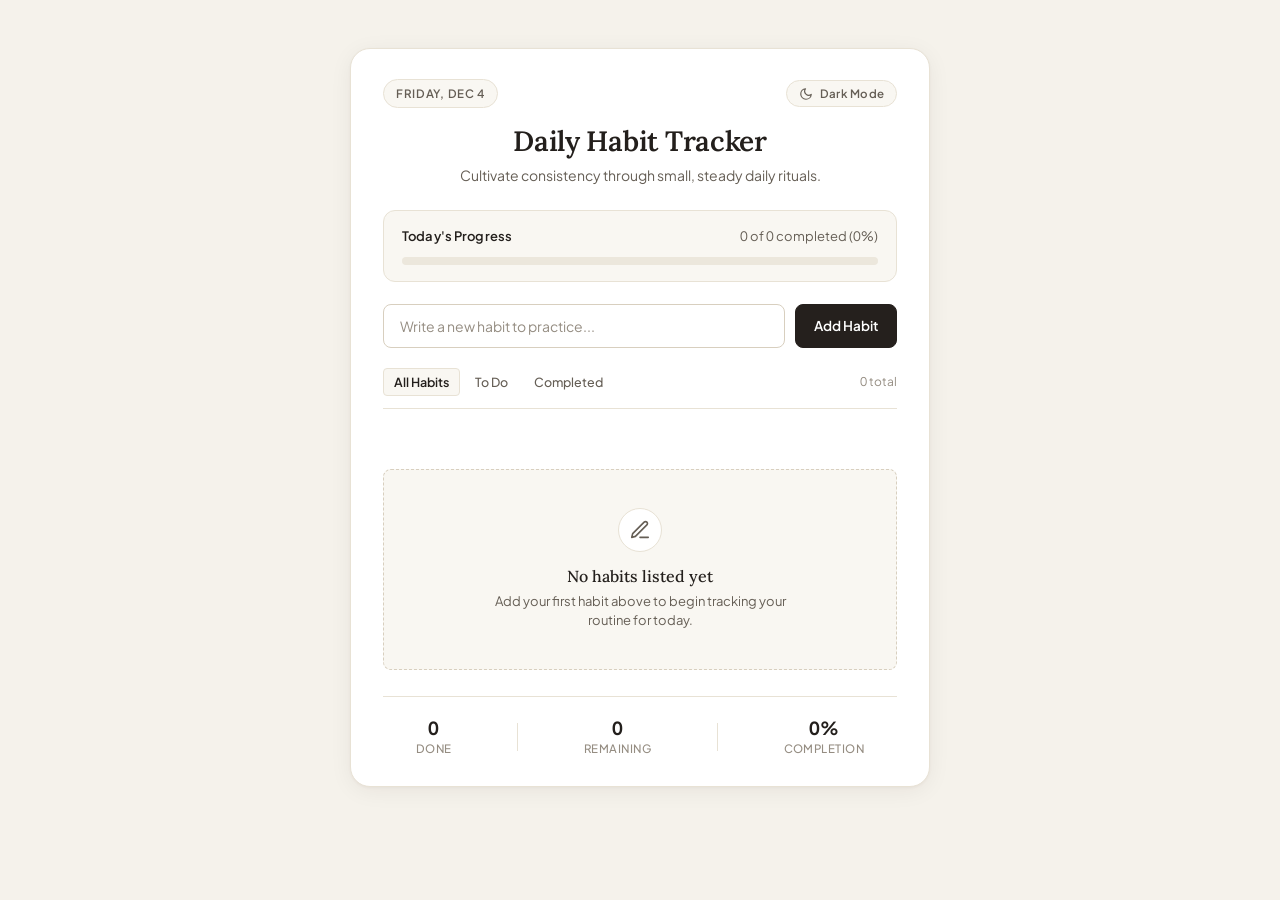
<file: index.html>
<!DOCTYPE html>
<html lang="en">
<head>
  <meta charset="UTF-8">
  <meta name="viewport" content="width=device-width, initial-scale=1.0">
  <title>Daily Habit Tracker</title>
  <link rel="preconnect" href="https://fonts.googleapis.com">
  <link rel="preconnect" href="https://fonts.gstatic.com" crossorigin>
  <link href="https://fonts.googleapis.com/css2?family=Lora:ital,wght@0,500;0,600;1,400&family=Plus+Jakarta+Sans:wght@400;500;600;700&display=swap" rel="stylesheet">
  <link rel="stylesheet" href="style.css">
</head>
<body>

  <main class="page-wrapper">
    <div class="tracker-card">
      
      <!-- Natural Header -->
      <header class="tracker-header">
        <div class="header-top-row">
          <span class="date-pill" id="currentDate">Today</span>
          <button type="button" id="themeToggleBtn" class="theme-toggle-btn" aria-label="Toggle dark mode" aria-pressed="false" onclick="if(window.themeManager){window.themeManager.toggle();}">
            <svg class="theme-icon-moon" width="14" height="14" viewBox="0 0 24 24" fill="none" stroke="currentColor" stroke-width="2" stroke-linecap="round" stroke-linejoin="round" aria-hidden="true">
              <path d="M21 12.79A9 9 0 1 1 11.21 3 7 7 0 0 0 21 12.79z"></path>
            </svg>
            <svg class="theme-icon-sun" width="14" height="14" viewBox="0 0 24 24" fill="none" stroke="currentColor" stroke-width="2" stroke-linecap="round" stroke-linejoin="round" aria-hidden="true">
              <circle cx="12" cy="12" r="5"></circle>
              <line x1="12" y1="1" x2="12" y2="3"></line>
              <line x1="12" y1="21" x2="12" y2="23"></line>
              <line x1="4.22" y1="4.22" x2="5.64" y2="5.64"></line>
              <line x1="18.36" y1="18.36" x2="19.78" y2="19.78"></line>
              <line x1="1" y1="12" x2="3" y2="12"></line>
              <line x1="21" y1="12" x2="23" y2="12"></line>
              <line x1="4.22" y1="19.78" x2="5.64" y2="18.36"></line>
              <line x1="18.36" y1="5.64" x2="19.78" y2="4.22"></line>
            </svg>
            <span id="themeToggleText">Dark Mode</span>
          </button>
        </div>
        <h1 class="tracker-title">Daily Habit Tracker</h1>
        <p class="tracker-subtitle">Cultivate consistency through small, steady daily rituals.</p>
      </header>

      <!-- Progress Section -->
      <section class="progress-section" aria-label="Habit completion progress">
        <div class="progress-meta">
          <span class="progress-label">Today's Progress</span>
          <span class="progress-count" id="progressText">0 of 0 completed</span>
        </div>
        <div class="progress-track" role="progressbar" id="progressBarWrapper" aria-valuenow="0" aria-valuemin="0" aria-valuemax="100">
          <div class="progress-fill" id="progressBar" style="width: 0%;"></div>
        </div>
      </section>

      <!-- Habit Input Form -->
      <form id="habitForm" class="habit-form" onsubmit="return false;">
        <div class="input-wrapper">
          <input 
            type="text" 
            id="habitInput" 
            placeholder="Write a new habit to practice..." 
            maxlength="70"
            autocomplete="off"
            spellcheck="false"
          >
        </div>
        <button type="submit" id="addBtn" class="btn btn-primary">Add Habit</button>
      </form>

      <!-- Filter Controls -->
      <div class="filter-bar">
        <div class="filter-tabs" role="tablist">
          <button type="button" class="tab-btn active" data-filter="all" role="tab" aria-selected="true">All Habits</button>
          <button type="button" class="tab-btn" data-filter="pending" role="tab" aria-selected="false">To Do</button>
          <button type="button" class="tab-btn" data-filter="completed" role="tab" aria-selected="false">Completed</button>
        </div>
        <span class="items-summary" id="itemsSummary">0 total</span>
      </div>

      <!-- Habit List -->
      <ul id="habitList" class="habit-list" aria-label="Habits list"></ul>

      <!-- Empty State -->
      <div class="empty-state" id="emptyMsg">
        <div class="empty-icon-box" aria-hidden="true">
          <svg width="22" height="22" viewBox="0 0 24 24" fill="none" stroke="currentColor" stroke-width="1.8" stroke-linecap="round" stroke-linejoin="round">
            <path d="M12 20h9"/>
            <path d="M16.5 3.5a2.121 2.121 0 0 1 3 3L7 19l-4 1 1-4L16.5 3.5z"/>
          </svg>
        </div>
        <p class="empty-title" id="emptyTitle">No habits listed yet</p>
        <p class="empty-description" id="emptyDesc">Add your first habit above to begin tracking your routine for today.</p>
      </div>

      <!-- Card Footer Stats -->
      <footer class="tracker-footer">
        <div class="stat-item">
          <span class="stat-number" id="statCompleted">0</span>
          <span class="stat-label">Done</span>
        </div>
        <div class="stat-divider"></div>
        <div class="stat-item">
          <span class="stat-number" id="statPending">0</span>
          <span class="stat-label">Remaining</span>
        </div>
        <div class="stat-divider"></div>
        <div class="stat-item">
          <span class="stat-number" id="statRate">0%</span>
          <span class="stat-label">Completion</span>
        </div>
      </footer>

    </div>
  </main>

  <script src="script.js"></script>
</body>
</html>
</file>
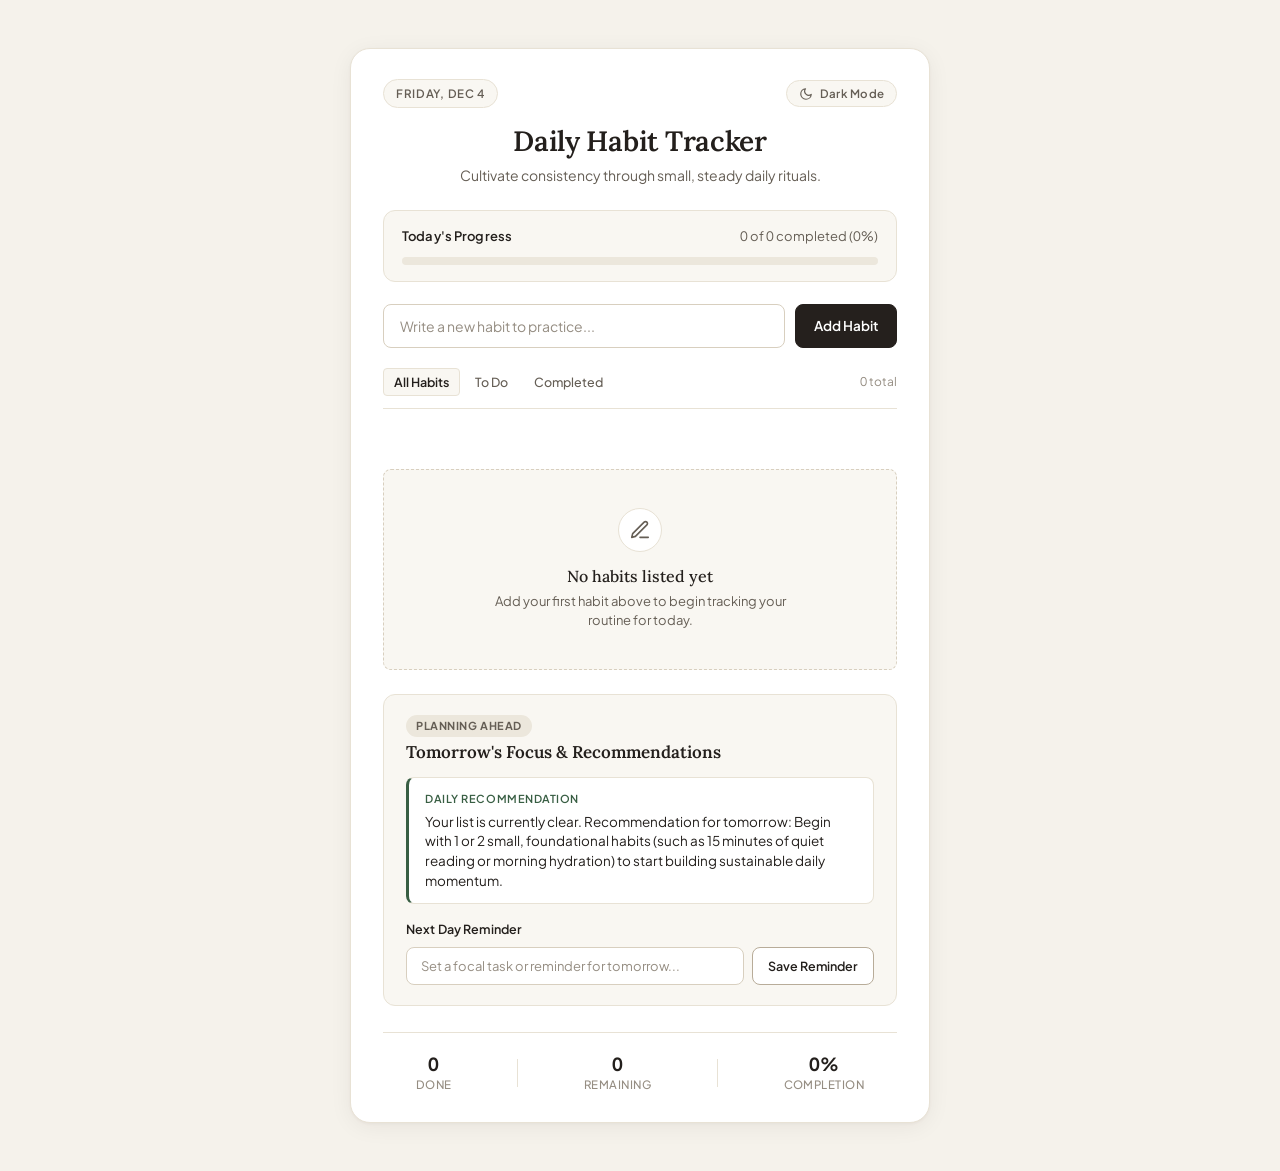
<file: templates/index.html>
<!DOCTYPE html>
<html lang="en">
<head>
  <meta charset="UTF-8">
  <meta name="viewport" content="width=device-width, initial-scale=1.0">
  <title>Daily Habit Tracker</title>
  <link rel="preconnect" href="https://fonts.googleapis.com">
  <link rel="preconnect" href="https://fonts.gstatic.com" crossorigin>
  <link href="https://fonts.googleapis.com/css2?family=Lora:ital,wght@0,500;0,600;1,400&family=Plus+Jakarta+Sans:wght@400;500;600;700&display=swap" rel="stylesheet">
  <link rel="stylesheet" href="../static/style.css">
</head>
<body>

  <main class="page-wrapper">
    <div class="tracker-card">
      
      <!-- Natural Header -->
      <header class="tracker-header">
        <div class="header-top-row">
          <span class="date-pill" id="currentDate">Today</span>
          <button type="button" id="themeToggleBtn" class="theme-toggle-btn" aria-label="Toggle dark mode" aria-pressed="false" onclick="if(window.themeManager){window.themeManager.toggle();}">
            <svg class="theme-icon-moon" width="14" height="14" viewBox="0 0 24 24" fill="none" stroke="currentColor" stroke-width="2" stroke-linecap="round" stroke-linejoin="round" aria-hidden="true">
              <path d="M21 12.79A9 9 0 1 1 11.21 3 7 7 0 0 0 21 12.79z"></path>
            </svg>
            <svg class="theme-icon-sun" width="14" height="14" viewBox="0 0 24 24" fill="none" stroke="currentColor" stroke-width="2" stroke-linecap="round" stroke-linejoin="round" aria-hidden="true">
              <circle cx="12" cy="12" r="5"></circle>
              <line x1="12" y1="1" x2="12" y2="3"></line>
              <line x1="12" y1="21" x2="12" y2="23"></line>
              <line x1="4.22" y1="4.22" x2="5.64" y2="5.64"></line>
              <line x1="18.36" y1="18.36" x2="19.78" y2="19.78"></line>
              <line x1="1" y1="12" x2="3" y2="12"></line>
              <line x1="21" y1="12" x2="23" y2="12"></line>
              <line x1="4.22" y1="19.78" x2="5.64" y2="18.36"></line>
              <line x1="18.36" y1="5.64" x2="19.78" y2="4.22"></line>
            </svg>
            <span id="themeToggleText">Dark Mode</span>
          </button>
        </div>
        <h1 class="tracker-title">Daily Habit Tracker</h1>
        <p class="tracker-subtitle">Cultivate consistency through small, steady daily rituals.</p>
      </header>

      <!-- Progress Section -->
      <section class="progress-section" aria-label="Habit completion progress">
        <div class="progress-meta">
          <span class="progress-label">Today's Progress</span>
          <span class="progress-count" id="progressText">0 of 0 completed</span>
        </div>
        <div class="progress-track" role="progressbar" id="progressBarWrapper" aria-valuenow="0" aria-valuemin="0" aria-valuemax="100">
          <div class="progress-fill" id="progressBar" style="width: 0%;"></div>
        </div>
      </section>

      <!-- Habit Input Form -->
      <form id="habitForm" class="habit-form" onsubmit="return false;">
        <div class="input-wrapper">
          <input 
            type="text" 
            id="habitInput" 
            placeholder="Write a new habit to practice..." 
            maxlength="70"
            autocomplete="off"
            spellcheck="false"
          >
        </div>
        <button type="submit" id="addBtn" class="btn btn-primary">Add Habit</button>
      </form>

      <!-- Filter Controls -->
      <div class="filter-bar">
        <div class="filter-tabs" role="tablist">
          <button type="button" class="tab-btn active" data-filter="all" role="tab" aria-selected="true">All Habits</button>
          <button type="button" class="tab-btn" data-filter="pending" role="tab" aria-selected="false">To Do</button>
          <button type="button" class="tab-btn" data-filter="completed" role="tab" aria-selected="false">Completed</button>
        </div>
        <span class="items-summary" id="itemsSummary">0 total</span>
      </div>

      <!-- Habit List -->
      <ul id="habitList" class="habit-list" aria-label="Habits list"></ul>

      <!-- Empty State -->
      <div class="empty-state" id="emptyMsg">
        <div class="empty-icon-box" aria-hidden="true">
          <svg width="22" height="22" viewBox="0 0 24 24" fill="none" stroke="currentColor" stroke-width="1.8" stroke-linecap="round" stroke-linejoin="round">
            <path d="M12 20h9"/>
            <path d="M16.5 3.5a2.121 2.121 0 0 1 3 3L7 19l-4 1 1-4L16.5 3.5z"/>
          </svg>
        </div>
        <p class="empty-title" id="emptyTitle">No habits listed yet</p>
        <p class="empty-description" id="emptyDesc">Add your first habit above to begin tracking your routine for today.</p>
      </div>

      <!-- Next Day Recommendation & Reminder Section -->
      <section class="next-day-section" aria-label="Next day planning and recommendations">
        <div class="next-day-header">
          <span class="next-day-tag">Planning Ahead</span>
          <h2 class="next-day-title">Tomorrow's Focus & Recommendations</h2>
        </div>

        <!-- Dynamic Contextual Recommendation Box -->
        <div class="recommendation-box" id="recommendationBox">
          <div class="recommendation-badge">Daily Recommendation</div>
          <p class="recommendation-text" id="recommendationText">Loading your recommendation...</p>
        </div>

        <!-- Next Day Reminder Form -->
        <form id="reminderForm" class="reminder-form" onsubmit="return false;">
          <label for="reminderInput" class="reminder-label">Next Day Reminder</label>
          <div class="reminder-input-row">
            <input 
              type="text" 
              id="reminderInput" 
              placeholder="Set a focal task or reminder for tomorrow..." 
              maxlength="80"
              autocomplete="off"
            >
            <button type="submit" id="saveReminderBtn" class="btn btn-secondary">Save Reminder</button>
          </div>
          <div id="savedReminderDisplay" class="saved-reminder-display" style="display: none;">
            <div class="saved-reminder-meta">
              <span class="saved-reminder-label">Scheduled for Tomorrow:</span>
              <span class="saved-reminder-text" id="savedReminderText"></span>
            </div>
            <button type="button" id="clearReminderBtn" class="btn btn-clear" aria-label="Clear reminder">Remove</button>
          </div>
        </form>
      </section>

      <!-- Card Footer Stats -->
      <footer class="tracker-footer">
        <div class="stat-item">
          <span class="stat-number" id="statCompleted">0</span>
          <span class="stat-label">Done</span>
        </div>
        <div class="stat-divider"></div>
        <div class="stat-item">
          <span class="stat-number" id="statPending">0</span>
          <span class="stat-label">Remaining</span>
        </div>
        <div class="stat-divider"></div>
        <div class="stat-item">
          <span class="stat-number" id="statRate">0%</span>
          <span class="stat-label">Completion</span>
        </div>
      </footer>

    </div>
  </main>

  <script src="../static/script.js"></script>
</body>
</html>
</file>
<file: style.css>
/* ==========================================================================
   Daily Habit Tracker - Natural, Human-Made Editorial Design
   Crafted with warm paper tones, earthy accents, and tactile controls.
   No emojis. No AI-style glowing gradients. Pure artisanal clarity.
   Includes dedicated dark mode (.dark-mode) class with warm night tones.
   ========================================================================== */

:root {
  /* Surface & Paper Tones (Daylight / Natural Linen) */
  --color-page-bg: #f5f2eb;
  --color-card-bg: #ffffff;
  --color-surface-subtle: #f9f7f2;
  --color-surface-muted: #ece7dc;
  --color-surface-hover: #fbf9f4;

  /* Borders & Dividers */
  --color-border-subtle: #e8e2d5;
  --color-border-medium: #d8cfbf;
  --color-border-strong: #b8ac99;

  /* Ink & Typography */
  --color-ink-primary: #231f1c;
  --color-ink-secondary: #655e55;
  --color-ink-muted: #958d82;

  /* Natural Earth Accents */
  --color-espresso: #25201d;
  --color-espresso-hover: #14110f;
  --color-espresso-text: #ffffff;
  
  --color-sage: #385e43;
  --color-sage-hover: #2b4934;
  --color-sage-soft: #f0f6f1;
  --color-sage-border: #cbe0d0;

  --color-clay: #964232;
  --color-clay-hover: #7b3325;
  --color-clay-soft: #fbf0ec;
  --color-clay-border: #edd2c8;

  /* Typography System */
  --font-serif: "Lora", Georgia, "Times New Roman", serif;
  --font-sans: "Plus Jakarta Sans", -apple-system, BlinkMacSystemFont, "Segoe UI", Roboto, sans-serif;

  /* Layout & Geometry */
  --radius-xs: 4px;
  --radius-sm: 8px;
  --radius-md: 12px;
  --radius-lg: 20px;

  /* Natural Diffused Shadows */
  --shadow-card: 0 4px 24px -2px rgba(40, 33, 24, 0.07), 0 1px 3px 0 rgba(40, 33, 24, 0.04);
  --shadow-subtle: 0 2px 8px -1px rgba(40, 33, 24, 0.05);

  /* Transitions */
  --transition-fast: 0.16s ease;
  --transition-smooth: 0.25s ease;
}

/* ==========================================================================
   Dark Mode Theme Class (.dark-mode)
   Warm night paper & dark slate tones - relaxing, natural, and authentic.
   ========================================================================== */
body.dark-mode {
  --color-page-bg: #141210;
  --color-card-bg: #1f1c19;
  --color-surface-subtle: #27231f;
  --color-surface-muted: #342f29;
  --color-surface-hover: #2d2823;

  --color-border-subtle: #332d26;
  --color-border-medium: #473f35;
  --color-border-strong: #665b4d;

  --color-ink-primary: #f0ece3;
  --color-ink-secondary: #b5ac9d;
  --color-ink-muted: #7d7568;

  --color-espresso: #eee8de;
  --color-espresso-hover: #ffffff;
  --color-espresso-text: #1a1714;

  --color-sage: #508660;
  --color-sage-hover: #619d73;
  --color-sage-soft: #1d2c20;
  --color-sage-border: #2e4b35;

  --color-clay: #d66c58;
  --color-clay-hover: #e2806e;
  --color-clay-soft: #331f1b;
  --color-clay-border: #56312a;

  --shadow-card: 0 6px 28px -2px rgba(0, 0, 0, 0.5), 0 2px 6px 0 rgba(0, 0, 0, 0.3);
  --shadow-subtle: 0 2px 8px -1px rgba(0, 0, 0, 0.4);
}

/* ---------- Global Reset & Body ---------- */
*,
*::before,
*::after {
  box-sizing: border-box;
  margin: 0;
  padding: 0;
}

body {
  font-family: var(--font-sans);
  background-color: var(--color-page-bg);
  color: var(--color-ink-primary);
  line-height: 1.5;
  min-height: 100vh;
  display: flex;
  justify-content: center;
  align-items: flex-start;
  padding: 48px 18px;
  -webkit-font-smoothing: antialiased;
  -moz-osx-font-smoothing: grayscale;
  transition: background-color var(--transition-smooth), color var(--transition-smooth);
}

.page-wrapper {
  width: 100%;
  max-width: 580px;
  display: flex;
  justify-content: center;
}

/* ---------- Main Tracker Card ---------- */
.tracker-card {
  background: var(--color-card-bg);
  width: 100%;
  border-radius: var(--radius-lg);
  border: 1px solid var(--color-border-subtle);
  box-shadow: var(--shadow-card);
  padding: 30px 32px 28px;
  position: relative;
  transition: background-color var(--transition-smooth), border-color var(--transition-smooth), box-shadow var(--transition-smooth);
}

/* ---------- Header ---------- */
.tracker-header {
  margin-bottom: 24px;
}

/* Header Top Row: Date badge + Dark Mode Toggle */
.header-top-row {
  display: flex;
  justify-content: space-between;
  align-items: center;
  margin-bottom: 16px;
}

.date-pill {
  display: inline-block;
  font-family: var(--font-sans);
  font-size: 11.5px;
  font-weight: 600;
  letter-spacing: 0.06em;
  text-transform: uppercase;
  color: var(--color-ink-secondary);
  background: var(--color-surface-subtle);
  border: 1px solid var(--color-border-subtle);
  padding: 5px 12px;
  border-radius: 999px;
}

/* Tactile Dark Mode Button */
.theme-toggle-btn {
  display: inline-flex;
  align-items: center;
  gap: 7px;
  background: var(--color-surface-subtle);
  border: 1px solid var(--color-border-subtle);
  border-radius: 999px;
  padding: 5px 12px;
  font-family: var(--font-sans);
  font-size: 11.5px;
  font-weight: 600;
  letter-spacing: 0.02em;
  color: var(--color-ink-secondary);
  cursor: pointer;
  transition: background-color var(--transition-fast), border-color var(--transition-fast), color var(--transition-fast), transform 0.08s ease;
  user-select: none;
}

.theme-toggle-btn:hover {
  background: var(--color-surface-muted);
  color: var(--color-ink-primary);
  border-color: var(--color-border-medium);
}

.theme-toggle-btn:active {
  transform: scale(0.97);
}

.theme-icon-sun {
  display: none;
}

.theme-icon-moon {
  display: block;
}

body.dark-mode .theme-icon-sun {
  display: block;
}

body.dark-mode .theme-icon-moon {
  display: none;
}

.tracker-title {
  font-family: var(--font-serif);
  font-size: 28px;
  font-weight: 600;
  color: var(--color-ink-primary);
  letter-spacing: -0.01em;
  line-height: 1.25;
  text-align: center;
  margin-bottom: 6px;
}

.tracker-subtitle {
  font-size: 14px;
  color: var(--color-ink-secondary);
  max-width: 420px;
  margin: 0 auto;
  text-align: center;
}

/* ---------- Progress Section ---------- */
.progress-section {
  background: var(--color-surface-subtle);
  border: 1px solid var(--color-border-subtle);
  border-radius: var(--radius-md);
  padding: 16px 18px;
  margin-bottom: 22px;
  transition: background-color var(--transition-smooth), border-color var(--transition-smooth);
}

.progress-meta {
  display: flex;
  justify-content: space-between;
  align-items: center;
  margin-bottom: 10px;
  font-size: 13px;
}

.progress-label {
  font-weight: 600;
  color: var(--color-ink-primary);
  letter-spacing: 0.01em;
}

.progress-count {
  color: var(--color-ink-secondary);
  font-variant-numeric: tabular-nums;
  font-size: 13px;
}

.progress-track {
  width: 100%;
  height: 8px;
  background: var(--color-surface-muted);
  border-radius: 999px;
  overflow: hidden;
  transition: background-color var(--transition-smooth);
}

.progress-fill {
  height: 100%;
  background: var(--color-sage);
  border-radius: 999px;
  transition: width 0.35s cubic-bezier(0.4, 0, 0.2, 1);
}

/* ---------- Input Form ---------- */
.habit-form {
  display: flex;
  gap: 10px;
  margin-bottom: 20px;
}

.input-wrapper {
  flex: 1;
  position: relative;
}

.habit-form input {
  width: 100%;
  padding: 12px 16px;
  font-family: var(--font-sans);
  font-size: 14px;
  color: var(--color-ink-primary);
  background: var(--color-card-bg);
  border: 1px solid var(--color-border-medium);
  border-radius: var(--radius-sm);
  outline: none;
  transition: border-color var(--transition-fast), box-shadow var(--transition-fast), background-color var(--transition-smooth), color var(--transition-smooth);
}

.habit-form input::placeholder {
  color: var(--color-ink-muted);
}

.habit-form input:focus {
  border-color: var(--color-espresso);
  box-shadow: 0 0 0 3px rgba(37, 32, 29, 0.08);
}

body.dark-mode .habit-form input:focus {
  box-shadow: 0 0 0 3px rgba(238, 232, 222, 0.12);
}

/* ---------- Natural Handcrafted Buttons ---------- */
.btn {
  font-family: var(--font-sans);
  font-size: 13.5px;
  font-weight: 600;
  border: 1px solid transparent;
  border-radius: var(--radius-sm);
  padding: 11px 18px;
  cursor: pointer;
  display: inline-flex;
  align-items: center;
  justify-content: center;
  white-space: nowrap;
  transition: background-color var(--transition-fast), border-color var(--transition-fast), color var(--transition-fast), transform 0.08s ease;
  user-select: none;
}

.btn:active {
  transform: scale(0.98);
}

/* Primary Button: Solid natural tactile button */
.btn-primary {
  background: var(--color-espresso);
  color: var(--color-espresso-text);
  border-color: var(--color-espresso);
}

.btn-primary:hover {
  background: var(--color-espresso-hover);
  border-color: var(--color-espresso-hover);
}

/* Action Button: Status toggle */
.btn-toggle {
  background: transparent;
  color: var(--color-ink-secondary);
  border: 1px solid var(--color-border-medium);
  padding: 6px 12px;
  font-size: 12.5px;
  font-weight: 500;
}

.btn-toggle:hover {
  background: var(--color-card-bg);
  color: var(--color-ink-primary);
  border-color: var(--color-border-strong);
}

.habit-item.is-done .btn-toggle {
  background: var(--color-sage-soft);
  color: var(--color-sage);
  border-color: var(--color-sage-border);
}

.habit-item.is-done .btn-toggle:hover {
  background: var(--color-card-bg);
  color: var(--color-ink-secondary);
  border-color: var(--color-border-medium);
}

/* Action Button: Delete */
.btn-delete {
  background: transparent;
  color: var(--color-ink-muted);
  border: 1px solid transparent;
  padding: 6px 10px;
  font-size: 12.5px;
  font-weight: 500;
}

.btn-delete:hover {
  color: var(--color-clay);
  background: var(--color-clay-soft);
  border-color: var(--color-clay-border);
}

/* ---------- Filter Bar ---------- */
.filter-bar {
  display: flex;
  justify-content: space-between;
  align-items: center;
  padding-bottom: 12px;
  margin-bottom: 14px;
  border-bottom: 1px solid var(--color-border-subtle);
}

.filter-tabs {
  display: flex;
  gap: 4px;
}

.tab-btn {
  background: transparent;
  border: 1px solid transparent;
  border-radius: var(--radius-xs);
  padding: 5px 10px;
  font-family: var(--font-sans);
  font-size: 12.5px;
  font-weight: 500;
  color: var(--color-ink-secondary);
  cursor: pointer;
  transition: all var(--transition-fast);
}

.tab-btn:hover {
  color: var(--color-ink-primary);
  background: var(--color-surface-subtle);
}

.tab-btn.active {
  background: var(--color-surface-subtle);
  border-color: var(--color-border-subtle);
  color: var(--color-ink-primary);
  font-weight: 600;
}

.items-summary {
  font-size: 12px;
  color: var(--color-ink-muted);
  font-variant-numeric: tabular-nums;
}

/* ---------- Habit List ---------- */
.habit-list {
  list-style: none;
  display: flex;
  flex-direction: column;
  gap: 9px;
  min-height: 40px;
}

/* Individual Habit Item */
.habit-item {
  display: flex;
  align-items: center;
  gap: 12px;
  padding: 12px 14px;
  background: var(--color-surface-subtle);
  border: 1px solid var(--color-border-subtle);
  border-radius: var(--radius-sm);
  transition: background-color var(--transition-smooth), border-color var(--transition-smooth), transform var(--transition-fast);
}

.habit-item:hover {
  border-color: var(--color-border-medium);
  background: var(--color-surface-hover);
}

/* Tactile Checkbox Toggle */
.habit-check-btn {
  width: 22px;
  height: 22px;
  flex-shrink: 0;
  border-radius: 50%;
  border: 1.5px solid var(--color-border-strong);
  background: var(--color-card-bg);
  display: flex;
  align-items: center;
  justify-content: center;
  cursor: pointer;
  padding: 0;
  color: #ffffff;
  transition: all var(--transition-fast);
}

.habit-check-btn svg {
  opacity: 0;
  transform: scale(0.6);
  transition: all 0.18s cubic-bezier(0.34, 1.56, 0.64, 1);
}

.habit-check-btn:hover {
  border-color: var(--color-sage);
}

/* Completed Habit State */
.habit-item.is-done {
  background: var(--color-sage-soft);
  border-color: var(--color-sage-border);
}

.habit-item.is-done .habit-check-btn {
  background: var(--color-sage);
  border-color: var(--color-sage);
}

.habit-item.is-done .habit-check-btn svg {
  opacity: 1;
  transform: scale(1);
}

.habit-text {
  flex: 1;
  font-size: 14.5px;
  color: var(--color-ink-primary);
  word-break: break-word;
  line-height: 1.4;
  transition: color var(--transition-smooth), text-decoration-color var(--transition-smooth);
}

.habit-item.is-done .habit-text {
  text-decoration: line-through;
  text-decoration-thickness: 1.2px;
  color: var(--color-ink-muted);
}

.habit-actions {
  display: flex;
  align-items: center;
  gap: 6px;
  flex-shrink: 0;
}

/* ---------- Empty State ---------- */
.empty-state {
  text-align: center;
  padding: 38px 20px;
  background: var(--color-surface-subtle);
  border: 1px dashed var(--color-border-medium);
  border-radius: var(--radius-sm);
  margin-top: 6px;
  display: none;
}

.empty-icon-box {
  width: 44px;
  height: 44px;
  border-radius: 50%;
  background: var(--color-card-bg);
  border: 1px solid var(--color-border-subtle);
  display: inline-flex;
  align-items: center;
  justify-content: center;
  color: var(--color-ink-secondary);
  margin-bottom: 12px;
}

.empty-title {
  font-family: var(--font-serif);
  font-size: 16px;
  font-weight: 500;
  color: var(--color-ink-primary);
  margin-bottom: 4px;
}

.empty-description {
  font-size: 13px;
  color: var(--color-ink-secondary);
  max-width: 320px;
  margin: 0 auto;
}

/* ---------- Card Footer / Statistics ---------- */
.tracker-footer {
  margin-top: 26px;
  padding-top: 20px;
  border-top: 1px solid var(--color-border-subtle);
  display: flex;
  justify-content: space-around;
  align-items: center;
}

.stat-item {
  display: flex;
  flex-direction: column;
  align-items: center;
  text-align: center;
}

.stat-number {
  font-family: var(--font-sans);
  font-size: 18px;
  font-weight: 700;
  color: var(--color-ink-primary);
  font-variant-numeric: tabular-nums;
  line-height: 1.2;
}

.stat-label {
  font-size: 11.5px;
  font-weight: 500;
  color: var(--color-ink-muted);
  text-transform: uppercase;
  letter-spacing: 0.04em;
  margin-top: 2px;
}

.stat-divider {
  width: 1px;
  height: 28px;
  background: var(--color-border-subtle);
}

/* ---------- Responsive Adjustments ---------- */
@media (max-width: 520px) {
  body {
    padding: 24px 12px;
  }

  .tracker-card {
    padding: 22px 18px 20px;
  }

  .tracker-title {
    font-size: 24px;
  }

  .header-top-row {
    flex-wrap: wrap;
    gap: 8px;
  }

  .habit-form {
    flex-direction: column;
  }

  .btn-primary {
    width: 100%;
    padding: 12px;
  }

  .habit-item {
    gap: 10px;
  }

  .habit-actions {
    gap: 4px;
  }

  .btn-toggle,
  .btn-delete {
    padding: 6px 8px;
    font-size: 12px;
  }
}
</file>
<file: static/style.css>
/* ==========================================================================
   Daily Habit Tracker - Natural, Human-Made Editorial Design
   Crafted with warm paper tones, earthy accents, and tactile controls.
   No emojis. No AI-style glowing gradients. Pure artisanal clarity.
   Includes dedicated dark mode (.dark-mode) class with warm night tones.
   ========================================================================== */

:root {
  /* Surface & Paper Tones (Daylight / Natural Linen) */
  --color-page-bg: #f5f2eb;
  --color-card-bg: #ffffff;
  --color-surface-subtle: #f9f7f2;
  --color-surface-muted: #ece7dc;
  --color-surface-hover: #fbf9f4;

  /* Borders & Dividers */
  --color-border-subtle: #e8e2d5;
  --color-border-medium: #d8cfbf;
  --color-border-strong: #b8ac99;

  /* Ink & Typography */
  --color-ink-primary: #231f1c;
  --color-ink-secondary: #655e55;
  --color-ink-muted: #958d82;

  /* Natural Earth Accents */
  --color-espresso: #25201d;
  --color-espresso-hover: #14110f;
  --color-espresso-text: #ffffff;
  
  --color-sage: #385e43;
  --color-sage-hover: #2b4934;
  --color-sage-soft: #f0f6f1;
  --color-sage-border: #cbe0d0;

  --color-clay: #964232;
  --color-clay-hover: #7b3325;
  --color-clay-soft: #fbf0ec;
  --color-clay-border: #edd2c8;

  /* Typography System */
  --font-serif: "Lora", Georgia, "Times New Roman", serif;
  --font-sans: "Plus Jakarta Sans", -apple-system, BlinkMacSystemFont, "Segoe UI", Roboto, sans-serif;

  /* Layout & Geometry */
  --radius-xs: 4px;
  --radius-sm: 8px;
  --radius-md: 12px;
  --radius-lg: 20px;

  /* Natural Diffused Shadows */
  --shadow-card: 0 4px 24px -2px rgba(40, 33, 24, 0.07), 0 1px 3px 0 rgba(40, 33, 24, 0.04);
  --shadow-subtle: 0 2px 8px -1px rgba(40, 33, 24, 0.05);

  /* Transitions */
  --transition-fast: 0.16s ease;
  --transition-smooth: 0.25s ease;
}

/* ==========================================================================
   Dark Mode Theme Class (.dark-mode)
   Warm night paper & dark slate tones - relaxing, natural, and authentic.
   ========================================================================== */
body.dark-mode {
  --color-page-bg: #141210;
  --color-card-bg: #1f1c19;
  --color-surface-subtle: #27231f;
  --color-surface-muted: #342f29;
  --color-surface-hover: #2d2823;

  --color-border-subtle: #332d26;
  --color-border-medium: #473f35;
  --color-border-strong: #665b4d;

  --color-ink-primary: #f0ece3;
  --color-ink-secondary: #b5ac9d;
  --color-ink-muted: #7d7568;

  --color-espresso: #eee8de;
  --color-espresso-hover: #ffffff;
  --color-espresso-text: #1a1714;

  --color-sage: #508660;
  --color-sage-hover: #619d73;
  --color-sage-soft: #1d2c20;
  --color-sage-border: #2e4b35;

  --color-clay: #d66c58;
  --color-clay-hover: #e2806e;
  --color-clay-soft: #331f1b;
  --color-clay-border: #56312a;

  --shadow-card: 0 6px 28px -2px rgba(0, 0, 0, 0.5), 0 2px 6px 0 rgba(0, 0, 0, 0.3);
  --shadow-subtle: 0 2px 8px -1px rgba(0, 0, 0, 0.4);
}

/* ---------- Global Reset & Body ---------- */
*,
*::before,
*::after {
  box-sizing: border-box;
  margin: 0;
  padding: 0;
}

body {
  font-family: var(--font-sans);
  background-color: var(--color-page-bg);
  color: var(--color-ink-primary);
  line-height: 1.5;
  min-height: 100vh;
  display: flex;
  justify-content: center;
  align-items: flex-start;
  padding: 48px 18px;
  -webkit-font-smoothing: antialiased;
  -moz-osx-font-smoothing: grayscale;
  transition: background-color var(--transition-smooth), color var(--transition-smooth);
}

.page-wrapper {
  width: 100%;
  max-width: 580px;
  display: flex;
  justify-content: center;
}

/* ---------- Main Tracker Card ---------- */
.tracker-card {
  background: var(--color-card-bg);
  width: 100%;
  border-radius: var(--radius-lg);
  border: 1px solid var(--color-border-subtle);
  box-shadow: var(--shadow-card);
  padding: 30px 32px 28px;
  position: relative;
  transition: background-color var(--transition-smooth), border-color var(--transition-smooth), box-shadow var(--transition-smooth);
}

/* ---------- Header ---------- */
.tracker-header {
  margin-bottom: 24px;
}

/* Header Top Row: Date badge + Dark Mode Toggle */
.header-top-row {
  display: flex;
  justify-content: space-between;
  align-items: center;
  margin-bottom: 16px;
}

.date-pill {
  display: inline-block;
  font-family: var(--font-sans);
  font-size: 11.5px;
  font-weight: 600;
  letter-spacing: 0.06em;
  text-transform: uppercase;
  color: var(--color-ink-secondary);
  background: var(--color-surface-subtle);
  border: 1px solid var(--color-border-subtle);
  padding: 5px 12px;
  border-radius: 999px;
}

/* Tactile Dark Mode Button */
.theme-toggle-btn {
  display: inline-flex;
  align-items: center;
  gap: 7px;
  background: var(--color-surface-subtle);
  border: 1px solid var(--color-border-subtle);
  border-radius: 999px;
  padding: 5px 12px;
  font-family: var(--font-sans);
  font-size: 11.5px;
  font-weight: 600;
  letter-spacing: 0.02em;
  color: var(--color-ink-secondary);
  cursor: pointer;
  transition: background-color var(--transition-fast), border-color var(--transition-fast), color var(--transition-fast), transform 0.08s ease;
  user-select: none;
}

.theme-toggle-btn:hover {
  background: var(--color-surface-muted);
  color: var(--color-ink-primary);
  border-color: var(--color-border-medium);
}

.theme-toggle-btn:active {
  transform: scale(0.97);
}

.theme-icon-sun {
  display: none;
}

.theme-icon-moon {
  display: block;
}

body.dark-mode .theme-icon-sun {
  display: block;
}

body.dark-mode .theme-icon-moon {
  display: none;
}

.tracker-title {
  font-family: var(--font-serif);
  font-size: 28px;
  font-weight: 600;
  color: var(--color-ink-primary);
  letter-spacing: -0.01em;
  line-height: 1.25;
  text-align: center;
  margin-bottom: 6px;
}

.tracker-subtitle {
  font-size: 14px;
  color: var(--color-ink-secondary);
  max-width: 420px;
  margin: 0 auto;
  text-align: center;
}

/* ---------- Progress Section ---------- */
.progress-section {
  background: var(--color-surface-subtle);
  border: 1px solid var(--color-border-subtle);
  border-radius: var(--radius-md);
  padding: 16px 18px;
  margin-bottom: 22px;
  transition: background-color var(--transition-smooth), border-color var(--transition-smooth);
}

.progress-meta {
  display: flex;
  justify-content: space-between;
  align-items: center;
  margin-bottom: 10px;
  font-size: 13px;
}

.progress-label {
  font-weight: 600;
  color: var(--color-ink-primary);
  letter-spacing: 0.01em;
}

.progress-count {
  color: var(--color-ink-secondary);
  font-variant-numeric: tabular-nums;
  font-size: 13px;
}

.progress-track {
  width: 100%;
  height: 8px;
  background: var(--color-surface-muted);
  border-radius: 999px;
  overflow: hidden;
  transition: background-color var(--transition-smooth);
}

.progress-fill {
  height: 100%;
  background: var(--color-sage);
  border-radius: 999px;
  transition: width 0.35s cubic-bezier(0.4, 0, 0.2, 1);
}

/* ---------- Input Form ---------- */
.habit-form {
  display: flex;
  gap: 10px;
  margin-bottom: 20px;
}

.input-wrapper {
  flex: 1;
  position: relative;
}

.habit-form input {
  width: 100%;
  padding: 12px 16px;
  font-family: var(--font-sans);
  font-size: 14px;
  color: var(--color-ink-primary);
  background: var(--color-card-bg);
  border: 1px solid var(--color-border-medium);
  border-radius: var(--radius-sm);
  outline: none;
  transition: border-color var(--transition-fast), box-shadow var(--transition-fast), background-color var(--transition-smooth), color var(--transition-smooth);
}

.habit-form input::placeholder {
  color: var(--color-ink-muted);
}

.habit-form input:focus {
  border-color: var(--color-espresso);
  box-shadow: 0 0 0 3px rgba(37, 32, 29, 0.08);
}

body.dark-mode .habit-form input:focus {
  box-shadow: 0 0 0 3px rgba(238, 232, 222, 0.12);
}

/* ---------- Natural Handcrafted Buttons ---------- */
.btn {
  font-family: var(--font-sans);
  font-size: 13.5px;
  font-weight: 600;
  border: 1px solid transparent;
  border-radius: var(--radius-sm);
  padding: 11px 18px;
  cursor: pointer;
  display: inline-flex;
  align-items: center;
  justify-content: center;
  white-space: nowrap;
  transition: background-color var(--transition-fast), border-color var(--transition-fast), color var(--transition-fast), transform 0.08s ease;
  user-select: none;
}

.btn:active {
  transform: scale(0.98);
}

/* Primary Button: Solid natural tactile button */
.btn-primary {
  background: var(--color-espresso);
  color: var(--color-espresso-text);
  border-color: var(--color-espresso);
}

.btn-primary:hover {
  background: var(--color-espresso-hover);
  border-color: var(--color-espresso-hover);
}

/* Action Button: Status toggle */
.btn-toggle {
  background: transparent;
  color: var(--color-ink-secondary);
  border: 1px solid var(--color-border-medium);
  padding: 6px 12px;
  font-size: 12.5px;
  font-weight: 500;
}

.btn-toggle:hover {
  background: var(--color-card-bg);
  color: var(--color-ink-primary);
  border-color: var(--color-border-strong);
}

.habit-item.is-done .btn-toggle {
  background: var(--color-sage-soft);
  color: var(--color-sage);
  border-color: var(--color-sage-border);
}

.habit-item.is-done .btn-toggle:hover {
  background: var(--color-card-bg);
  color: var(--color-ink-secondary);
  border-color: var(--color-border-medium);
}

/* Action Button: Edit */
.btn-edit {
  background: transparent;
  color: var(--color-ink-secondary);
  border: 1px solid var(--color-border-medium);
  padding: 6px 11px;
  font-size: 12.5px;
  font-weight: 500;
}

.btn-edit:hover {
  background: var(--color-card-bg);
  color: var(--color-ink-primary);
  border-color: var(--color-border-strong);
}

.habit-item.is-done .btn-edit {
  color: var(--color-ink-muted);
}

.habit-item.is-done .btn-edit:hover {
  color: var(--color-ink-primary);
  border-color: var(--color-border-strong);
}

/* Edit Mode Buttons: Save & Cancel */
.btn-save {
  background: var(--color-espresso);
  color: var(--color-espresso-text);
  border-color: var(--color-espresso);
  padding: 6px 12px;
  font-size: 12.5px;
  font-weight: 600;
}

.btn-save:hover {
  background: var(--color-espresso-hover);
  border-color: var(--color-espresso-hover);
}

.btn-cancel {
  background: transparent;
  color: var(--color-ink-secondary);
  border: 1px solid var(--color-border-medium);
  padding: 6px 11px;
  font-size: 12.5px;
  font-weight: 500;
}

.btn-cancel:hover {
  background: var(--color-card-bg);
  color: var(--color-ink-primary);
  border-color: var(--color-border-strong);
}

/* Action Button: Delete */
.btn-delete {
  background: transparent;
  color: var(--color-ink-muted);
  border: 1px solid transparent;
  padding: 6px 10px;
  font-size: 12.5px;
  font-weight: 500;
}

.btn-delete:hover {
  color: var(--color-clay);
  background: var(--color-clay-soft);
  border-color: var(--color-clay-border);
}

/* ---------- Filter Bar ---------- */
.filter-bar {
  display: flex;
  justify-content: space-between;
  align-items: center;
  padding-bottom: 12px;
  margin-bottom: 14px;
  border-bottom: 1px solid var(--color-border-subtle);
}

.filter-tabs {
  display: flex;
  gap: 4px;
}

.tab-btn {
  background: transparent;
  border: 1px solid transparent;
  border-radius: var(--radius-xs);
  padding: 5px 10px;
  font-family: var(--font-sans);
  font-size: 12.5px;
  font-weight: 500;
  color: var(--color-ink-secondary);
  cursor: pointer;
  transition: all var(--transition-fast);
}

.tab-btn:hover {
  color: var(--color-ink-primary);
  background: var(--color-surface-subtle);
}

.tab-btn.active {
  background: var(--color-surface-subtle);
  border-color: var(--color-border-subtle);
  color: var(--color-ink-primary);
  font-weight: 600;
}

.items-summary {
  font-size: 12px;
  color: var(--color-ink-muted);
  font-variant-numeric: tabular-nums;
}

/* ---------- Habit List ---------- */
.habit-list {
  list-style: none;
  display: flex;
  flex-direction: column;
  gap: 9px;
  min-height: 40px;
}

/* Individual Habit Item */
.habit-item {
  display: flex;
  align-items: center;
  gap: 12px;
  padding: 12px 14px;
  background: var(--color-surface-subtle);
  border: 1px solid var(--color-border-subtle);
  border-radius: var(--radius-sm);
  transition: background-color var(--transition-smooth), border-color var(--transition-smooth), transform var(--transition-fast);
}

.habit-item:hover {
  border-color: var(--color-border-medium);
  background: var(--color-surface-hover);
}

/* Tactile Checkbox Toggle */
.habit-check-btn {
  width: 22px;
  height: 22px;
  flex-shrink: 0;
  border-radius: 50%;
  border: 1.5px solid var(--color-border-strong);
  background: var(--color-card-bg);
  display: flex;
  align-items: center;
  justify-content: center;
  cursor: pointer;
  padding: 0;
  color: #ffffff;
  transition: all var(--transition-fast);
}

.habit-check-btn svg {
  opacity: 0;
  transform: scale(0.6);
  transition: all 0.18s cubic-bezier(0.34, 1.56, 0.64, 1);
}

.habit-check-btn:hover {
  border-color: var(--color-sage);
}

/* Completed Habit State */
.habit-item.is-done {
  background: var(--color-sage-soft);
  border-color: var(--color-sage-border);
}

.habit-item.is-done .habit-check-btn {
  background: var(--color-sage);
  border-color: var(--color-sage);
}

.habit-item.is-done .habit-check-btn svg {
  opacity: 1;
  transform: scale(1);
}

.habit-content {
  flex: 1;
  display: flex;
  flex-direction: column;
  min-width: 0;
}

.habit-text {
  font-size: 14.5px;
  color: var(--color-ink-primary);
  word-break: break-word;
  line-height: 1.4;
  transition: color var(--transition-smooth), text-decoration-color var(--transition-smooth);
}

.habit-item.is-done .habit-text {
  text-decoration: line-through;
  text-decoration-thickness: 1.2px;
  color: var(--color-ink-muted);
}

.habit-timestamp {
  font-size: 11.5px;
  color: var(--color-ink-muted);
  margin-top: 3px;
  font-variant-numeric: tabular-nums;
  letter-spacing: 0.01em;
  transition: color var(--transition-smooth);
}

.habit-item.is-done .habit-timestamp {
  color: var(--color-sage);
  font-weight: 500;
}

.habit-actions {
  display: flex;
  align-items: center;
  gap: 6px;
  flex-shrink: 0;
}

/* Edit Mode Layout */
.habit-item.is-editing {
  background: var(--color-surface-hover);
  border-color: var(--color-border-strong);
  box-shadow: 0 1px 6px rgba(40, 33, 24, 0.08);
}

body.dark-mode .habit-item.is-editing {
  box-shadow: 0 2px 8px rgba(0, 0, 0, 0.4);
}

.habit-edit-form {
  flex: 1;
  display: flex;
  align-items: center;
  min-width: 0;
}

.habit-edit-input {
  width: 100%;
  font-family: var(--font-sans);
  font-size: 14px;
  font-weight: 500;
  color: var(--color-ink-primary);
  background: var(--color-card-bg);
  border: 1px solid var(--color-border-medium);
  border-radius: var(--radius-xs);
  padding: 6px 10px;
  outline: none;
  transition: border-color var(--transition-fast), box-shadow var(--transition-fast);
}

.habit-edit-input:focus {
  border-color: var(--color-espresso);
  box-shadow: 0 0 0 2px rgba(37, 32, 29, 0.1);
}

body.dark-mode .habit-edit-input:focus {
  box-shadow: 0 0 0 2px rgba(238, 232, 222, 0.14);
}

.habit-edit-input.input-error {
  border-color: var(--color-clay) !important;
  box-shadow: 0 0 0 2px rgba(150, 66, 50, 0.25) !important;
}

/* ---------- Empty State ---------- */
.empty-state {
  text-align: center;
  padding: 38px 20px;
  background: var(--color-surface-subtle);
  border: 1px dashed var(--color-border-medium);
  border-radius: var(--radius-sm);
  margin-top: 6px;
  display: none;
}

.empty-icon-box {
  width: 44px;
  height: 44px;
  border-radius: 50%;
  background: var(--color-card-bg);
  border: 1px solid var(--color-border-subtle);
  display: inline-flex;
  align-items: center;
  justify-content: center;
  color: var(--color-ink-secondary);
  margin-bottom: 12px;
}

.empty-title {
  font-family: var(--font-serif);
  font-size: 16px;
  font-weight: 500;
  color: var(--color-ink-primary);
  margin-bottom: 4px;
}

.empty-description {
  font-size: 13px;
  color: var(--color-ink-secondary);
  max-width: 320px;
  margin: 0 auto;
}

/* ---------- Next Day Recommendations & Reminder Section ---------- */
.next-day-section {
  margin-top: 24px;
  padding: 20px 22px;
  background: var(--color-surface-subtle);
  border: 1px solid var(--color-border-subtle);
  border-radius: var(--radius-md);
  transition: background-color var(--transition-smooth), border-color var(--transition-smooth);
}

.next-day-header {
  display: flex;
  flex-direction: column;
  align-items: flex-start;
  gap: 4px;
  margin-bottom: 14px;
}

.next-day-tag {
  display: inline-block;
  font-family: var(--font-sans);
  font-size: 11px;
  font-weight: 700;
  letter-spacing: 0.05em;
  text-transform: uppercase;
  color: var(--color-ink-secondary);
  background: var(--color-surface-muted);
  padding: 3px 10px;
  border-radius: 999px;
}

.next-day-title {
  font-family: var(--font-serif);
  font-size: 17px;
  font-weight: 600;
  color: var(--color-ink-primary);
  line-height: 1.3;
}

.recommendation-box {
  background: var(--color-card-bg);
  border: 1px solid var(--color-border-subtle);
  border-left: 3.5px solid var(--color-sage);
  border-radius: var(--radius-sm);
  padding: 13px 16px;
  margin-bottom: 16px;
  transition: background-color var(--transition-smooth), border-color var(--transition-smooth);
}

.recommendation-badge {
  font-size: 11px;
  font-weight: 600;
  text-transform: uppercase;
  letter-spacing: 0.05em;
  color: var(--color-sage);
  margin-bottom: 4px;
}

.recommendation-text {
  font-size: 13.5px;
  color: var(--color-ink-primary);
  line-height: 1.45;
}

.reminder-form {
  display: flex;
  flex-direction: column;
  gap: 8px;
}

.reminder-label {
  font-size: 12.5px;
  font-weight: 600;
  color: var(--color-ink-primary);
  letter-spacing: 0.01em;
}

.reminder-input-row {
  display: flex;
  gap: 8px;
}

.reminder-input-row input {
  flex: 1;
  padding: 10px 14px;
  font-family: var(--font-sans);
  font-size: 13px;
  color: var(--color-ink-primary);
  background: var(--color-card-bg);
  border: 1px solid var(--color-border-medium);
  border-radius: var(--radius-sm);
  outline: none;
  transition: border-color var(--transition-fast), box-shadow var(--transition-fast), background-color var(--transition-smooth);
}

.reminder-input-row input::placeholder {
  color: var(--color-ink-muted);
}

.reminder-input-row input:focus {
  border-color: var(--color-espresso);
  box-shadow: 0 0 0 3px rgba(37, 32, 29, 0.08);
}

body.dark-mode .reminder-input-row input:focus {
  box-shadow: 0 0 0 3px rgba(238, 232, 222, 0.12);
}

.btn-secondary {
  background: var(--color-card-bg);
  color: var(--color-ink-primary);
  border: 1px solid var(--color-border-strong);
  padding: 10px 15px;
  font-size: 12.5px;
  font-weight: 600;
  border-radius: var(--radius-sm);
  cursor: pointer;
  white-space: nowrap;
  transition: background-color var(--transition-fast), color var(--transition-fast), border-color var(--transition-fast), transform 0.08s ease;
}

.btn-secondary:hover {
  background: var(--color-surface-muted);
  border-color: var(--color-ink-primary);
}

.btn-secondary:active {
  transform: scale(0.98);
}

.saved-reminder-display {
  display: flex;
  justify-content: space-between;
  align-items: center;
  background: var(--color-card-bg);
  border: 1px solid var(--color-border-subtle);
  border-radius: var(--radius-sm);
  padding: 11px 14px;
  margin-top: 4px;
  transition: background-color var(--transition-smooth), border-color var(--transition-smooth);
}

.saved-reminder-meta {
  display: flex;
  flex-direction: column;
  gap: 2px;
  min-width: 0;
  flex: 1;
}

.saved-reminder-label {
  font-size: 11px;
  font-weight: 600;
  text-transform: uppercase;
  letter-spacing: 0.04em;
  color: var(--color-ink-muted);
}

.saved-reminder-text {
  font-size: 13.5px;
  font-weight: 500;
  color: var(--color-ink-primary);
  word-break: break-word;
  line-height: 1.4;
}

.btn-clear {
  background: transparent;
  border: none;
  font-family: var(--font-sans);
  font-size: 12px;
  font-weight: 600;
  color: var(--color-clay);
  padding: 5px 9px;
  border-radius: var(--radius-xs);
  cursor: pointer;
  transition: background-color var(--transition-fast), color var(--transition-fast);
  white-space: nowrap;
  margin-left: 10px;
}

.btn-clear:hover {
  background: var(--color-clay-soft);
  color: var(--color-clay-hover);
}

/* ---------- Card Footer / Statistics ---------- */
.tracker-footer {
  margin-top: 26px;
  padding-top: 20px;
  border-top: 1px solid var(--color-border-subtle);
  display: flex;
  justify-content: space-around;
  align-items: center;
}

.stat-item {
  display: flex;
  flex-direction: column;
  align-items: center;
  text-align: center;
}

.stat-number {
  font-family: var(--font-sans);
  font-size: 18px;
  font-weight: 700;
  color: var(--color-ink-primary);
  font-variant-numeric: tabular-nums;
  line-height: 1.2;
}

.stat-label {
  font-size: 11.5px;
  font-weight: 500;
  color: var(--color-ink-muted);
  text-transform: uppercase;
  letter-spacing: 0.04em;
  margin-top: 2px;
}

.stat-divider {
  width: 1px;
  height: 28px;
  background: var(--color-border-subtle);
}

/* ---------- Responsive Adjustments ---------- */
@media (max-width: 520px) {
  body {
    padding: 24px 12px;
  }

  .tracker-card {
    padding: 22px 18px 20px;
  }

  .tracker-title {
    font-size: 24px;
  }

  .header-top-row {
    flex-wrap: wrap;
    gap: 8px;
  }

  .habit-form {
    flex-direction: column;
  }

  .btn-primary {
    width: 100%;
    padding: 12px;
  }

  .habit-item {
    gap: 10px;
  }

  .habit-actions {
    gap: 4px;
  }

  .btn-toggle,
  .btn-edit,
  .btn-delete,
  .btn-save,
  .btn-cancel {
    padding: 6px 8px;
    font-size: 12px;
  }

  .next-day-section {
    padding: 16px 14px;
  }

  .reminder-input-row {
    flex-direction: column;
  }

  .btn-secondary {
    width: 100%;
    padding: 11px;
  }
}
</file>
